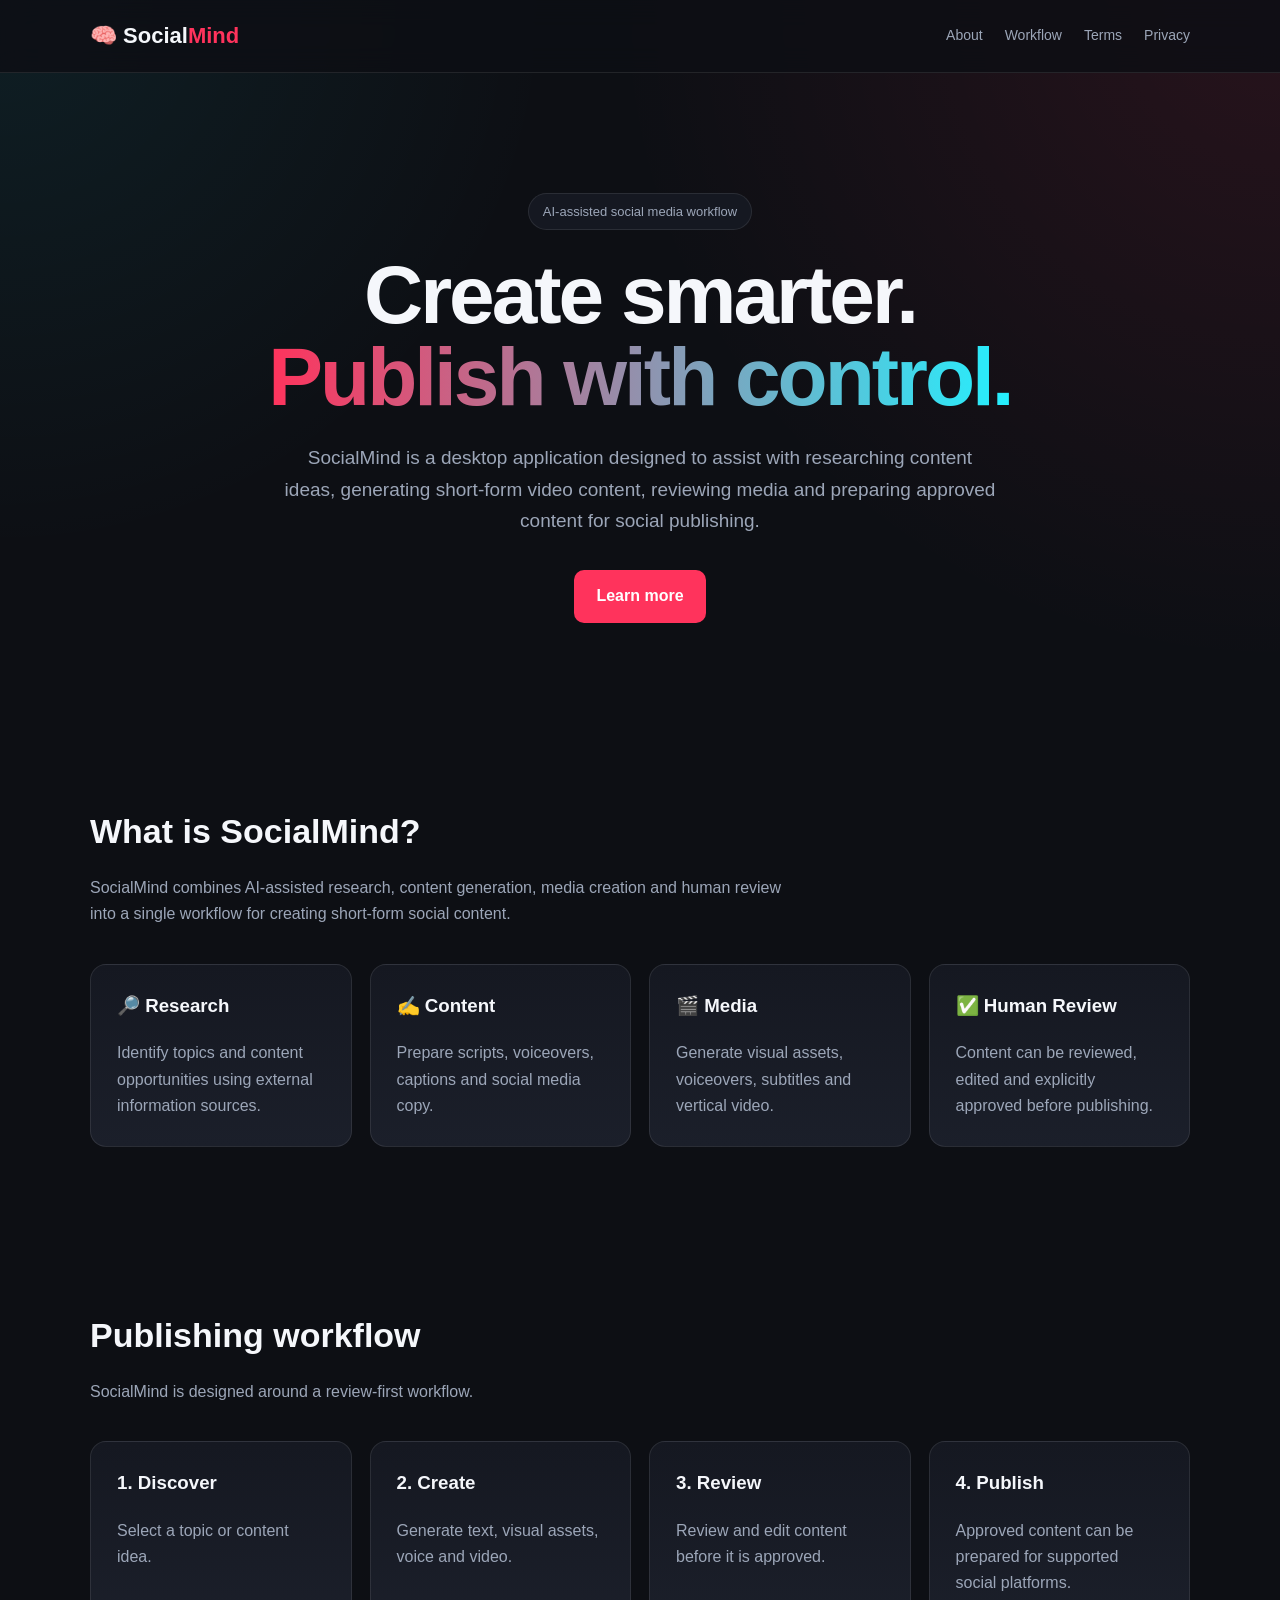
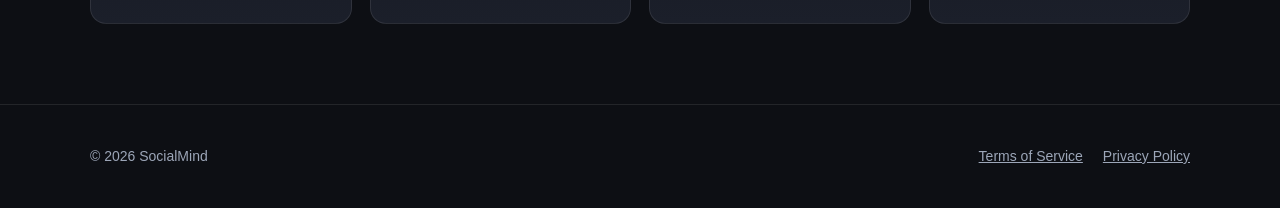
<file: index.html>
<!DOCTYPE html>
<html lang="en">
<head>
    <meta charset="UTF-8">
    <meta
        name="viewport"
        content="width=device-width, initial-scale=1"
    >

    <title>SocialMind</title>

    <meta
        name="description"
        content="SocialMind is a desktop application for creating, reviewing and managing social video content."
    >

    <link rel="stylesheet" href="style.css">
</head>

<body>

<header>
    <div class="wrapper">
        <nav>
            <a class="logo" href="index.html">
                🧠 Social<span>Mind</span>
            </a>

            <div class="nav-links">
                <a href="#about">About</a>
                <a href="#workflow">Workflow</a>
                <a href="terms.html">Terms</a>
                <a href="privacy.html">Privacy</a>
            </div>
        </nav>
    </div>
</header>

<main>

    <section class="hero">
        <div class="wrapper">

            <div class="badge">
                AI-assisted social media workflow
            </div>

            <h1>
                Create smarter.<br>
                <span class="gradient">
                    Publish with control.
                </span>
            </h1>

            <p>
                SocialMind is a desktop application designed
                to assist with researching content ideas,
                generating short-form video content,
                reviewing media and preparing approved
                content for social publishing.
            </p>

            <a
                class="button"
                href="#about"
            >
                Learn more
            </a>

        </div>
    </section>


    <section id="about">
        <div class="wrapper">

            <h2 class="section-title">
                What is SocialMind?
            </h2>

            <p class="section-copy">
                SocialMind combines AI-assisted research,
                content generation, media creation and
                human review into a single workflow for
                creating short-form social content.
            </p>

            <div class="grid">

                <div class="card">
                    <h3>🔎 Research</h3>
                    <p>
                        Identify topics and content
                        opportunities using external
                        information sources.
                    </p>
                </div>

                <div class="card">
                    <h3>✍️ Content</h3>
                    <p>
                        Prepare scripts, voiceovers,
                        captions and social media copy.
                    </p>
                </div>

                <div class="card">
                    <h3>🎬 Media</h3>
                    <p>
                        Generate visual assets,
                        voiceovers, subtitles and
                        vertical video.
                    </p>
                </div>

                <div class="card">
                    <h3>✅ Human Review</h3>
                    <p>
                        Content can be reviewed,
                        edited and explicitly approved
                        before publishing.
                    </p>
                </div>

            </div>

        </div>
    </section>


    <section id="workflow">
        <div class="wrapper">

            <h2 class="section-title">
                Publishing workflow
            </h2>

            <p class="section-copy">
                SocialMind is designed around a
                review-first workflow.
            </p>

            <div class="grid">

                <div class="card">
                    <h3>1. Discover</h3>
                    <p>
                        Select a topic or content idea.
                    </p>
                </div>

                <div class="card">
                    <h3>2. Create</h3>
                    <p>
                        Generate text, visual assets,
                        voice and video.
                    </p>
                </div>

                <div class="card">
                    <h3>3. Review</h3>
                    <p>
                        Review and edit content before
                        it is approved.
                    </p>
                </div>

                <div class="card">
                    <h3>4. Publish</h3>
                    <p>
                        Approved content can be prepared
                        for supported social platforms.
                    </p>
                </div>

            </div>

        </div>
    </section>

</main>


<footer>
    <div class="wrapper footer-row">

        <div>
            © 2026 SocialMind
        </div>

        <div class="footer-links">
            <a href="terms.html">
                Terms of Service
            </a>

            <a href="privacy.html">
                Privacy Policy
            </a>
        </div>

    </div>
</footer>

</body>
</html>
</file>
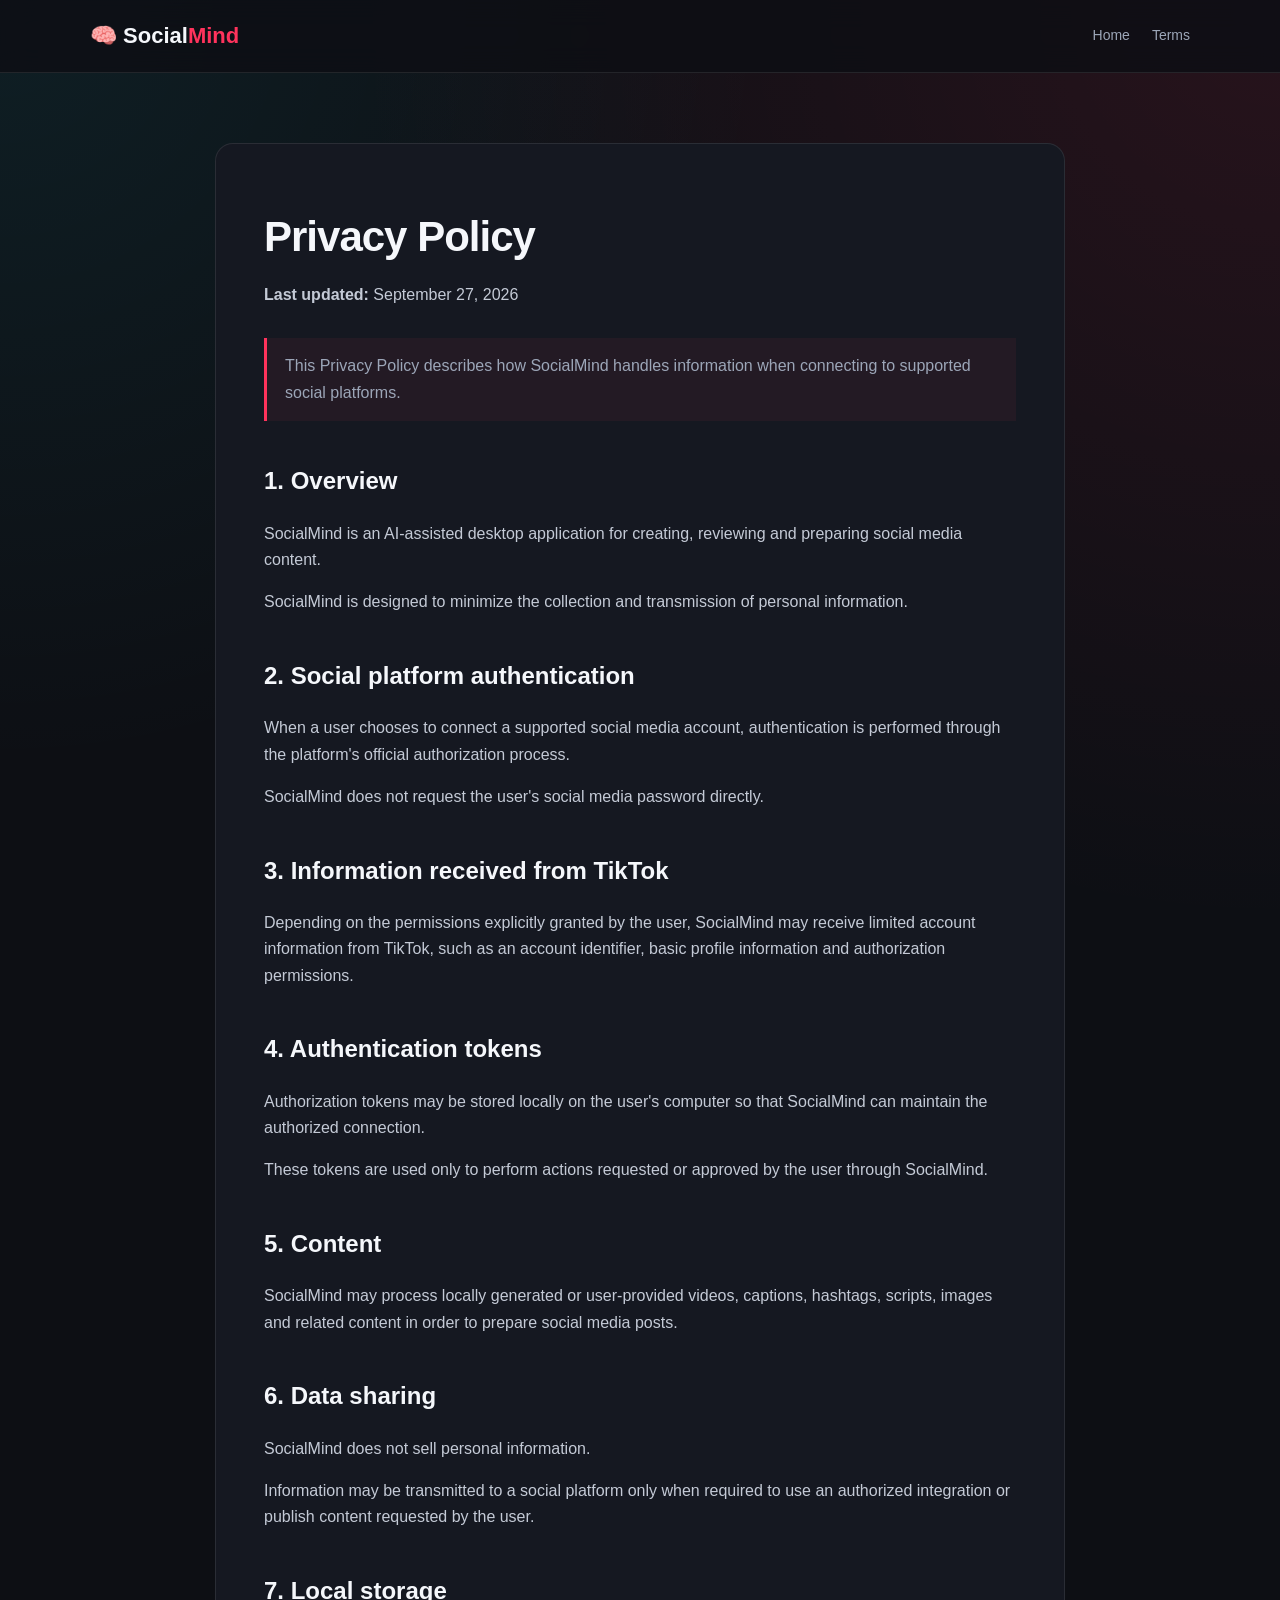
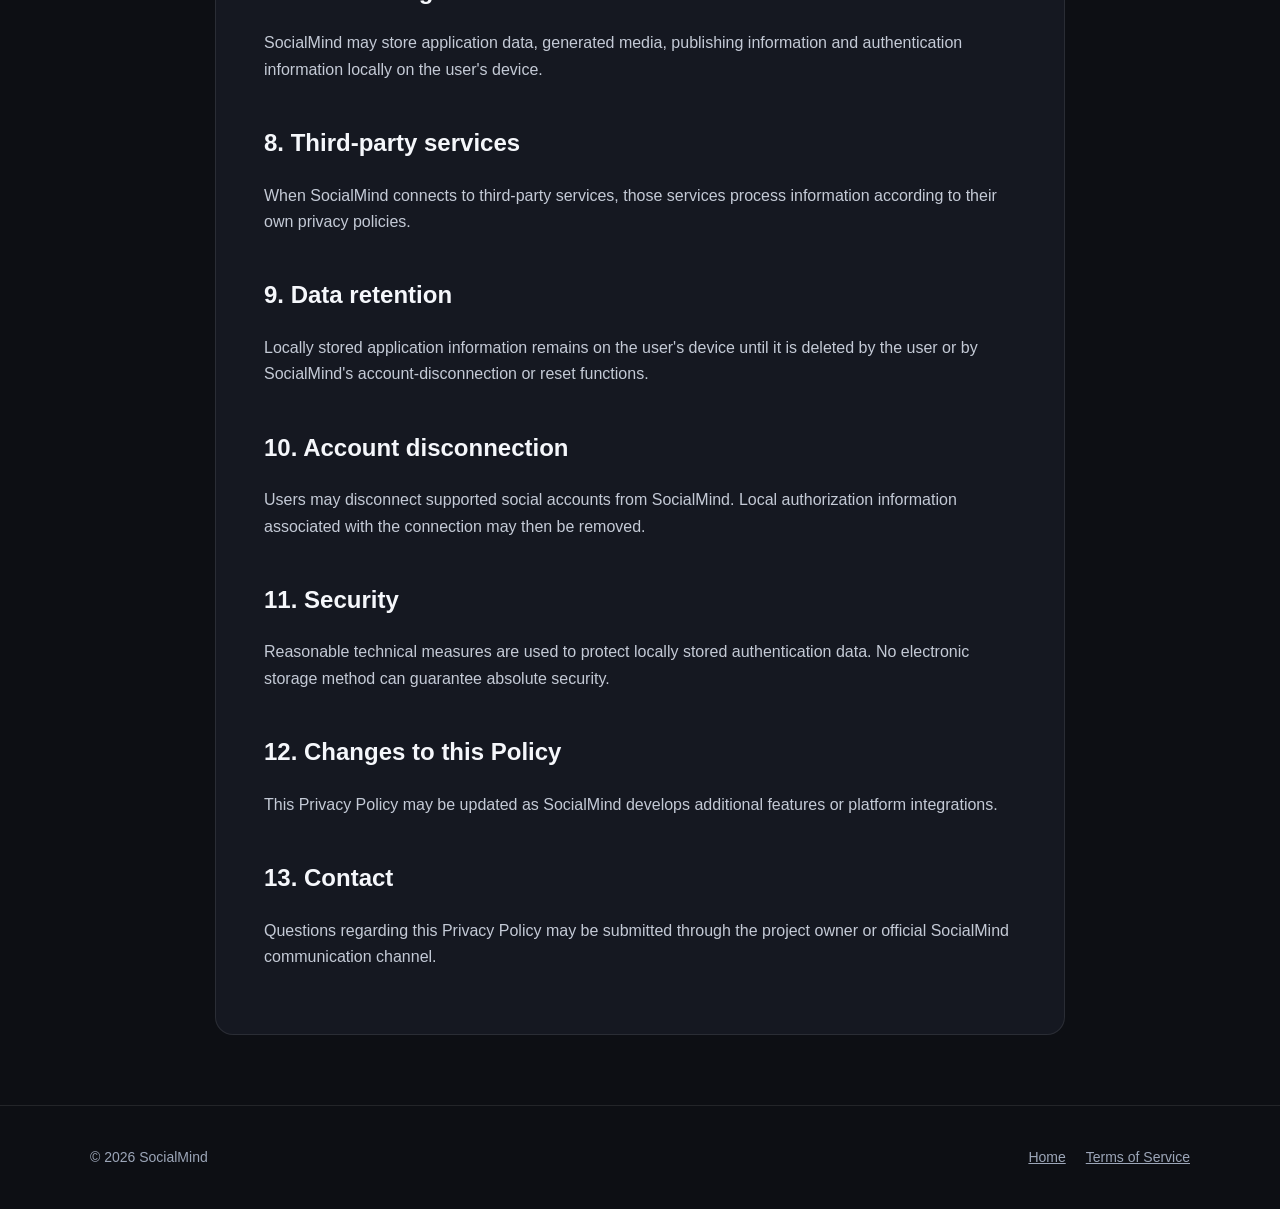
<file: privacy.html>
<!DOCTYPE html>
<html lang="en">
<head>
    <meta charset="UTF-8">

    <meta
        name="viewport"
        content="width=device-width, initial-scale=1"
    >

    <title>Privacy Policy | SocialMind</title>

    <link rel="stylesheet" href="style.css">
</head>

<body>

<header>
    <div class="wrapper">
        <nav>

            <a class="logo" href="index.html">
                🧠 Social<span>Mind</span>
            </a>

            <div class="nav-links">
                <a href="index.html">Home</a>
                <a href="terms.html">Terms</a>
            </div>

        </nav>
    </div>
</header>


<main class="wrapper">

<div class="document">

    <h1>Privacy Policy</h1>

    <p>
        <strong>Last updated:</strong>
        September 27, 2026
    </p>


    <div class="notice">
        This Privacy Policy describes how
        SocialMind handles information when
        connecting to supported social platforms.
    </div>


    <h2>1. Overview</h2>

    <p>
        SocialMind is an AI-assisted desktop
        application for creating, reviewing and
        preparing social media content.
    </p>

    <p>
        SocialMind is designed to minimize the
        collection and transmission of personal
        information.
    </p>


    <h2>2. Social platform authentication</h2>

    <p>
        When a user chooses to connect a supported
        social media account, authentication is
        performed through the platform's official
        authorization process.
    </p>

    <p>
        SocialMind does not request the user's
        social media password directly.
    </p>


    <h2>3. Information received from TikTok</h2>

    <p>
        Depending on the permissions explicitly
        granted by the user, SocialMind may receive
        limited account information from TikTok,
        such as an account identifier, basic
        profile information and authorization
        permissions.
    </p>


    <h2>4. Authentication tokens</h2>

    <p>
        Authorization tokens may be stored locally
        on the user's computer so that SocialMind
        can maintain the authorized connection.
    </p>

    <p>
        These tokens are used only to perform
        actions requested or approved by the user
        through SocialMind.
    </p>


    <h2>5. Content</h2>

    <p>
        SocialMind may process locally generated
        or user-provided videos, captions,
        hashtags, scripts, images and related
        content in order to prepare social media
        posts.
    </p>


    <h2>6. Data sharing</h2>

    <p>
        SocialMind does not sell personal
        information.
    </p>

    <p>
        Information may be transmitted to a social
        platform only when required to use an
        authorized integration or publish content
        requested by the user.
    </p>


    <h2>7. Local storage</h2>

    <p>
        SocialMind may store application data,
        generated media, publishing information
        and authentication information locally
        on the user's device.
    </p>


    <h2>8. Third-party services</h2>

    <p>
        When SocialMind connects to third-party
        services, those services process
        information according to their own
        privacy policies.
    </p>


    <h2>9. Data retention</h2>

    <p>
        Locally stored application information
        remains on the user's device until it is
        deleted by the user or by SocialMind's
        account-disconnection or reset functions.
    </p>


    <h2>10. Account disconnection</h2>

    <p>
        Users may disconnect supported social
        accounts from SocialMind. Local
        authorization information associated
        with the connection may then be removed.
    </p>


    <h2>11. Security</h2>

    <p>
        Reasonable technical measures are used
        to protect locally stored authentication
        data. No electronic storage method can
        guarantee absolute security.
    </p>


    <h2>12. Changes to this Policy</h2>

    <p>
        This Privacy Policy may be updated as
        SocialMind develops additional features
        or platform integrations.
    </p>


    <h2>13. Contact</h2>

    <p>
        Questions regarding this Privacy Policy
        may be submitted through the project owner
        or official SocialMind communication
        channel.
    </p>

</div>

</main>


<footer>
    <div class="wrapper footer-row">

        <div>
            © 2026 SocialMind
        </div>

        <div class="footer-links">
            <a href="index.html">Home</a>
            <a href="terms.html">
                Terms of Service
            </a>
        </div>

    </div>
</footer>

</body>
</html>
</file>
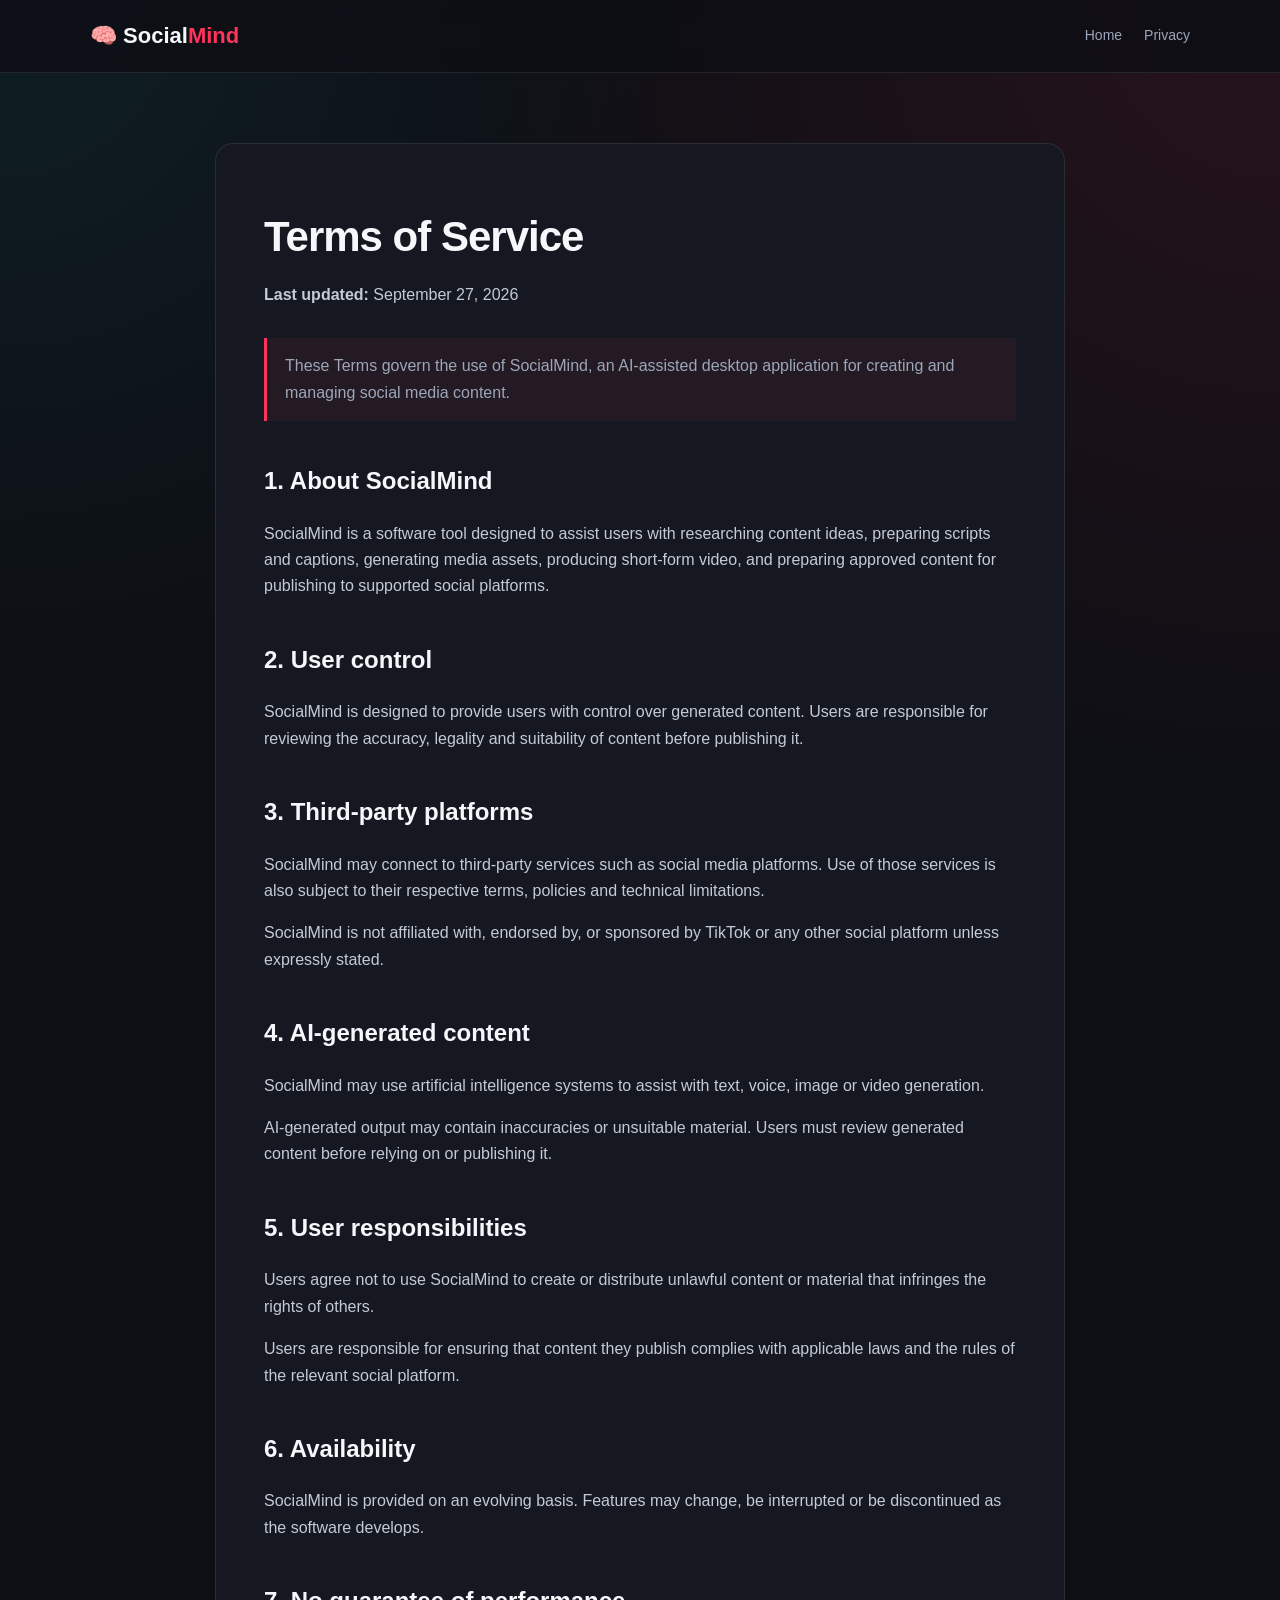
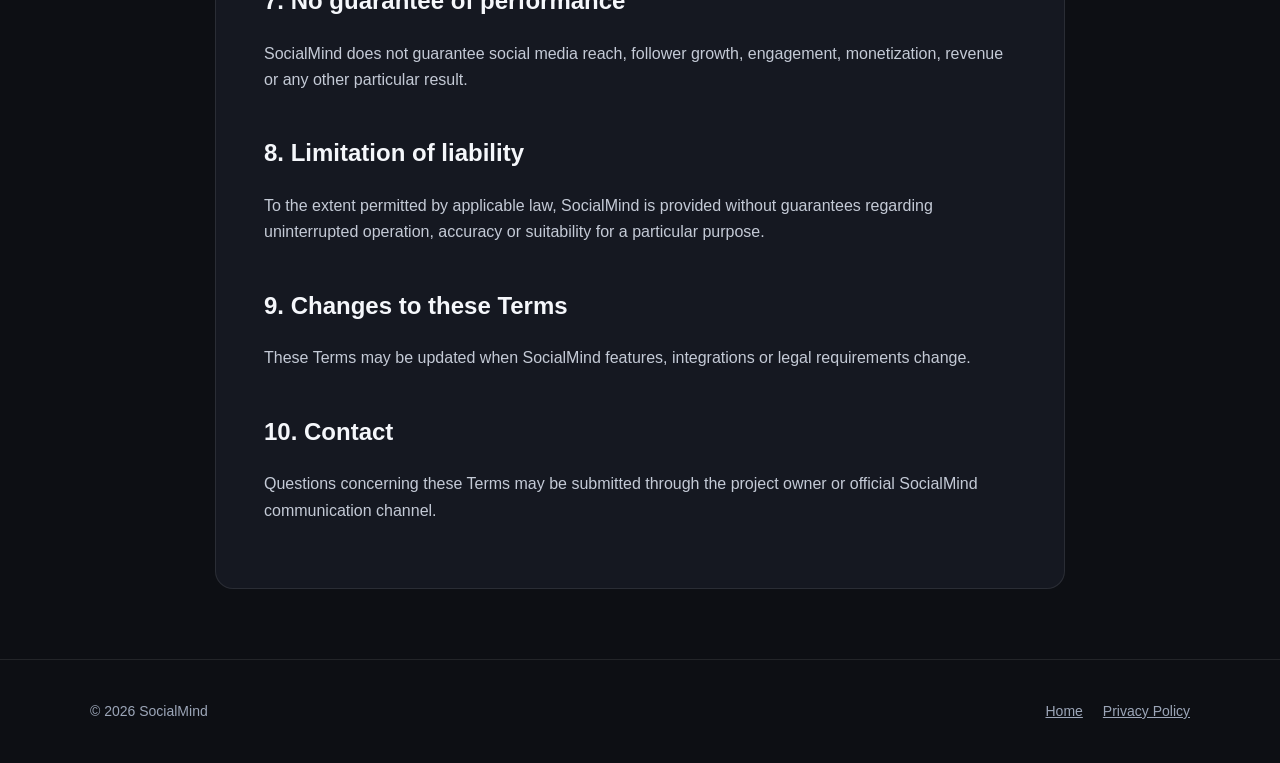
<file: terms.html>
<!DOCTYPE html>
<html lang="en">
<head>
    <meta charset="UTF-8">

    <meta
        name="viewport"
        content="width=device-width, initial-scale=1"
    >

    <title>Terms of Service | SocialMind</title>

    <link rel="stylesheet" href="style.css">
</head>

<body>

<header>
    <div class="wrapper">
        <nav>

            <a class="logo" href="index.html">
                🧠 Social<span>Mind</span>
            </a>

            <div class="nav-links">
                <a href="index.html">Home</a>
                <a href="privacy.html">Privacy</a>
            </div>

        </nav>
    </div>
</header>


<main class="wrapper">

<div class="document">

    <h1>Terms of Service</h1>

    <p>
        <strong>Last updated:</strong>
        September 27, 2026
    </p>

    <div class="notice">
        These Terms govern the use of SocialMind,
        an AI-assisted desktop application for
        creating and managing social media content.
    </div>


    <h2>1. About SocialMind</h2>

    <p>
        SocialMind is a software tool designed to
        assist users with researching content ideas,
        preparing scripts and captions, generating
        media assets, producing short-form video,
        and preparing approved content for publishing
        to supported social platforms.
    </p>


    <h2>2. User control</h2>

    <p>
        SocialMind is designed to provide users with
        control over generated content. Users are
        responsible for reviewing the accuracy,
        legality and suitability of content before
        publishing it.
    </p>


    <h2>3. Third-party platforms</h2>

    <p>
        SocialMind may connect to third-party
        services such as social media platforms.
        Use of those services is also subject to
        their respective terms, policies and
        technical limitations.
    </p>

    <p>
        SocialMind is not affiliated with,
        endorsed by, or sponsored by TikTok
        or any other social platform unless
        expressly stated.
    </p>


    <h2>4. AI-generated content</h2>

    <p>
        SocialMind may use artificial intelligence
        systems to assist with text, voice, image
        or video generation.
    </p>

    <p>
        AI-generated output may contain inaccuracies
        or unsuitable material. Users must review
        generated content before relying on or
        publishing it.
    </p>


    <h2>5. User responsibilities</h2>

    <p>
        Users agree not to use SocialMind to create
        or distribute unlawful content or material
        that infringes the rights of others.
    </p>

    <p>
        Users are responsible for ensuring that
        content they publish complies with
        applicable laws and the rules of the
        relevant social platform.
    </p>


    <h2>6. Availability</h2>

    <p>
        SocialMind is provided on an evolving basis.
        Features may change, be interrupted or be
        discontinued as the software develops.
    </p>


    <h2>7. No guarantee of performance</h2>

    <p>
        SocialMind does not guarantee social media
        reach, follower growth, engagement,
        monetization, revenue or any other
        particular result.
    </p>


    <h2>8. Limitation of liability</h2>

    <p>
        To the extent permitted by applicable law,
        SocialMind is provided without guarantees
        regarding uninterrupted operation,
        accuracy or suitability for a particular
        purpose.
    </p>


    <h2>9. Changes to these Terms</h2>

    <p>
        These Terms may be updated when SocialMind
        features, integrations or legal requirements
        change.
    </p>


    <h2>10. Contact</h2>

    <p>
        Questions concerning these Terms may be
        submitted through the project owner or
        official SocialMind communication channel.
    </p>

</div>

</main>


<footer>
    <div class="wrapper footer-row">

        <div>
            © 2026 SocialMind
        </div>

        <div class="footer-links">
            <a href="index.html">Home</a>
            <a href="privacy.html">
                Privacy Policy
            </a>
        </div>

    </div>
</footer>

</body>
</html>
</file>
<file: style.css>
:root {
    --bg: #0d0f14;
    --panel: #151821;
    --panel-2: #1b1f2a;
    --text: #f5f7fb;
    --muted: #9ca6b8;
    --accent: #ff335c;
    --accent-2: #24f0ff;
    --border: rgba(255,255,255,.09);
}

* {
    box-sizing: border-box;
}

html {
    scroll-behavior: smooth;
}

body {
    margin: 0;
    background:
        radial-gradient(circle at top right, rgba(255,51,92,.11), transparent 30%),
        radial-gradient(circle at top left, rgba(36,240,255,.07), transparent 25%),
        var(--bg);
    color: var(--text);
    font-family:
        -apple-system,
        BlinkMacSystemFont,
        "Segoe UI",
        Arial,
        sans-serif;
    line-height: 1.65;
}

a {
    color: inherit;
}

.wrapper {
    width: min(1100px, calc(100% - 40px));
    margin: auto;
}

header {
    border-bottom: 1px solid var(--border);
    background: rgba(13,15,20,.85);
    backdrop-filter: blur(14px);
    position: sticky;
    top: 0;
    z-index: 10;
}

nav {
    min-height: 72px;
    display: flex;
    align-items: center;
    justify-content: space-between;
    gap: 24px;
}

.logo {
    font-size: 22px;
    font-weight: 800;
    text-decoration: none;
}

.logo span {
    color: var(--accent);
}

.nav-links {
    display: flex;
    gap: 22px;
    flex-wrap: wrap;
}

.nav-links a {
    color: var(--muted);
    text-decoration: none;
    font-size: 14px;
}

.nav-links a:hover {
    color: white;
}

.hero {
    padding: 120px 0 100px;
    text-align: center;
}

.badge {
    display: inline-block;
    border: 1px solid var(--border);
    background: var(--panel);
    color: var(--muted);
    border-radius: 999px;
    padding: 7px 14px;
    font-size: 13px;
}

h1 {
    font-size: clamp(46px, 8vw, 82px);
    line-height: 1;
    margin: 24px 0;
    letter-spacing: -3px;
}

.gradient {
    background: linear-gradient(
        90deg,
        var(--accent),
        var(--accent-2)
    );
    -webkit-background-clip: text;
    background-clip: text;
    color: transparent;
}

.hero p {
    color: var(--muted);
    max-width: 720px;
    margin: 0 auto 34px;
    font-size: 19px;
}

.button {
    display: inline-block;
    background: var(--accent);
    color: white;
    text-decoration: none;
    font-weight: 700;
    border-radius: 10px;
    padding: 13px 22px;
}

section {
    padding: 80px 0;
}

.section-title {
    font-size: 34px;
    margin: 0 0 10px;
}

.section-copy {
    color: var(--muted);
    max-width: 720px;
}

.grid {
    display: grid;
    grid-template-columns:
        repeat(auto-fit, minmax(220px, 1fr));
    gap: 18px;
    margin-top: 36px;
}

.card {
    background: linear-gradient(
        180deg,
        var(--panel),
        var(--panel-2)
    );
    border: 1px solid var(--border);
    border-radius: 16px;
    padding: 26px;
}

.card h3 {
    margin-top: 0;
}

.card p {
    color: var(--muted);
    margin-bottom: 0;
}

.document {
    max-width: 850px;
    margin: 70px auto;
    background: var(--panel);
    border: 1px solid var(--border);
    border-radius: 18px;
    padding: 48px;
}

.document h1 {
    font-size: 42px;
    letter-spacing: -1px;
}

.document h2 {
    margin-top: 40px;
    font-size: 24px;
}

.document p,
.document li {
    color: #c4cad6;
}

.notice {
    border-left: 3px solid var(--accent);
    padding: 15px 18px;
    background: rgba(255,51,92,.06);
    color: var(--muted);
    margin: 30px 0;
}

footer {
    padding: 40px 0;
    border-top: 1px solid var(--border);
    color: var(--muted);
    font-size: 14px;
}

.footer-row {
    display: flex;
    justify-content: space-between;
    gap: 24px;
    flex-wrap: wrap;
}

.footer-links {
    display: flex;
    gap: 20px;
}

.footer-links a {
    color: var(--muted);
}

@media (max-width: 600px) {
    nav {
        padding: 15px 0;
        align-items: flex-start;
    }

    .nav-links {
        justify-content: flex-end;
    }

    .document {
        padding: 25px;
        margin: 30px auto;
    }
}
</file>
